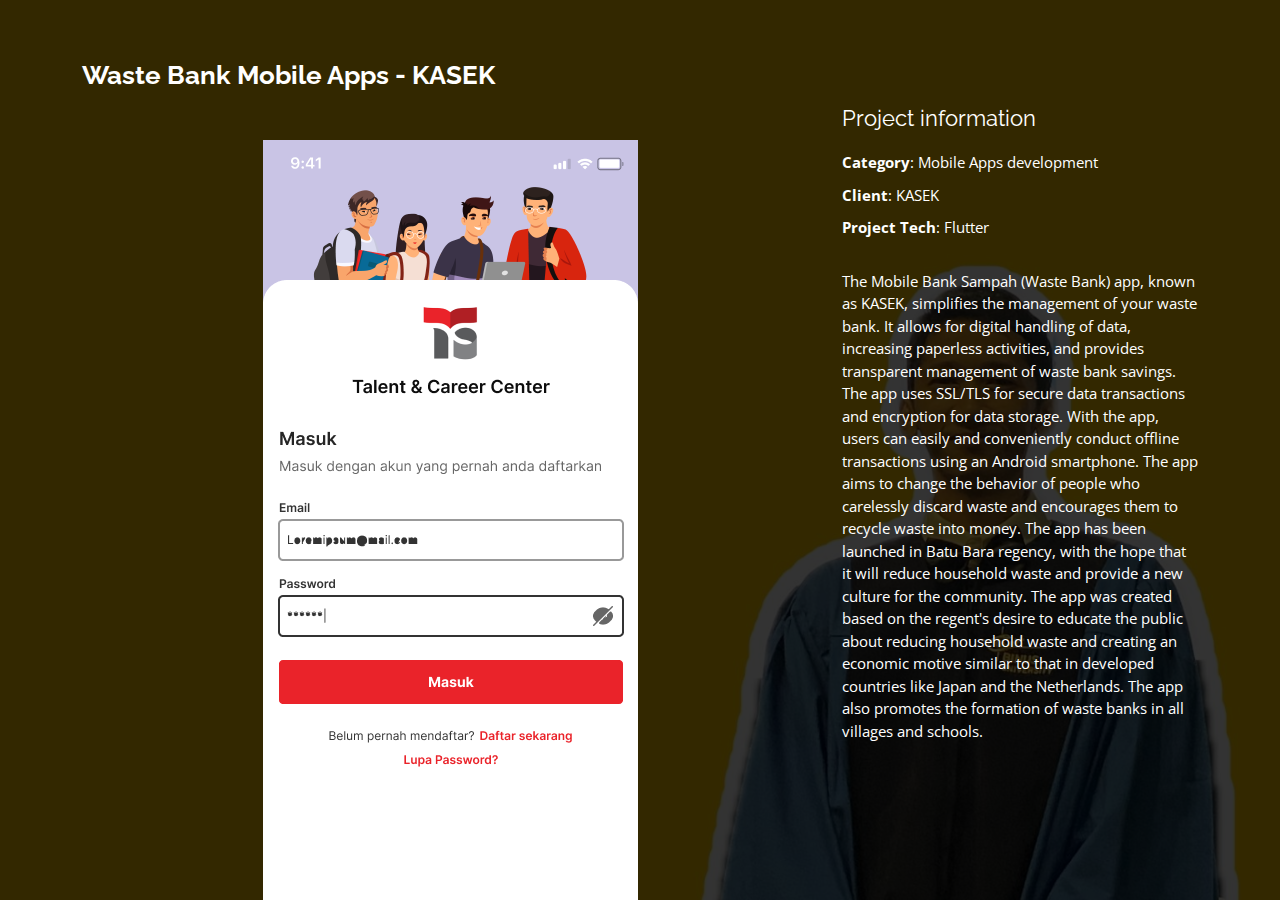
<file: portfolio-details-BS.html>
<!DOCTYPE html>
<html lang="en">

<head>
  <meta charset="utf-8">
  <meta content="width=device-width, initial-scale=1.0" name="viewport">

  <title>Portfolio Details - Bank Sampah</title>
  <meta content="" name="description">
  <meta content="" name="keywords">

  <!-- Favicons -->
  <link href="assets/img/favicon.png" rel="icon">
  <link href="assets/img/apple-touch-icon.png" rel="apple-touch-icon">

  <!-- Google Fonts -->
  <link href="https://fonts.googleapis.com/css?family=Open+Sans:300,300i,400,400i,600,600i,700,700i|Raleway:300,300i,400,400i,500,500i,600,600i,700,700i|Poppins:300,300i,400,400i,500,500i,600,600i,700,700i" rel="stylesheet">

  <!-- Vendor CSS Files -->
  <link href="assets/vendor/bootstrap/css/bootstrap.min.css" rel="stylesheet">
  <link href="assets/vendor/bootstrap-icons/bootstrap-icons.css" rel="stylesheet">
  <link href="assets/vendor/boxicons/css/boxicons.min.css" rel="stylesheet">
  <link href="assets/vendor/glightbox/css/glightbox.min.css" rel="stylesheet">
  <link href="assets/vendor/remixicon/remixicon.css" rel="stylesheet">
  <link href="assets/vendor/swiper/swiper-bundle.min.css" rel="stylesheet">

  <!-- Template Main CSS File -->
  <link href="assets/css/style.css" rel="stylesheet">
</head>

<body>

  <main id="main">

    <!-- ======= Portfolio Details ======= -->
    <div id="portfolio-details" class="portfolio-details">
      <div class="container">

        <div class="row">

          <div class="col-lg-8">
            <h2 class="portfolio-title">Waste Bank Mobile Apps - KASEK</h2>

            <div class="portfolio-details-slider swiper">
              <div class="swiper-wrapper align-items-center">

                <div class="swiper-slide d-flex flex-column justify-content-center align-items-center">
                  <img src="assets/img/portfolio/portofolio2.png" alt="">
                </div>

                <div class="swiper-slide d-flex flex-column justify-content-center align-items-center">
                  <img src="assets/img/portfolio/portofolio2-2.png" alt="">
                </div>

                <div class="swiper-slide d-flex flex-column justify-content-center align-items-center">
                  <img src="assets/img/portfolio/portofolio2-3.png" alt="">
                </div>

              </div>
              <div class="swiper-pagination"></div>
            </div>

          </div>

          <div class="col-lg-4 portfolio-info">
            <h3>Project information</h3>
            <ul>
              <li><strong>Category</strong>: Mobile Apps development</li>
              <li><strong>Client</strong>: KASEK</li>
              <li><strong>Project Tech</strong>: Flutter</li>
              <!-- <li><strong>Project URL</strong>: <a href="#">www.example.com</a></li> -->
            </ul>

            <p>
              The Mobile Bank Sampah (Waste Bank) app, known as KASEK, simplifies the management of your waste bank. It allows for digital handling of data, increasing paperless activities, and provides transparent management of waste bank savings. The app uses SSL/TLS for secure data transactions and encryption for data storage. With the app, users can easily and conveniently conduct offline transactions using an Android smartphone. The app aims to change the behavior of people who carelessly discard waste and encourages them to recycle waste into money. The app has been launched in Batu Bara regency, with the hope that it will reduce household waste and provide a new culture for the community. The app was created based on the regent's desire to educate the public about reducing household waste and creating an economic motive similar to that in developed countries like Japan and the Netherlands. The app also promotes the formation of waste banks in all villages and schools.
            </p>
          </div>

        </div>

      </div>
    </div><!-- End Portfolio Details -->

  </main><!-- End #main -->

  <!-- Vendor JS Files -->
  <script src="assets/vendor/purecounter/purecounter_vanilla.js"></script>
  <script src="assets/vendor/bootstrap/js/bootstrap.bundle.min.js"></script>
  <script src="assets/vendor/glightbox/js/glightbox.min.js"></script>
  <script src="assets/vendor/isotope-layout/isotope.pkgd.min.js"></script>
  <script src="assets/vendor/swiper/swiper-bundle.min.js"></script>
  <script src="assets/vendor/waypoints/noframework.waypoints.js"></script>
  <script src="assets/vendor/php-email-form/validate.js"></script>

  <!-- Template Main JS File -->
  <script src="assets/js/main.js"></script>

</body>

</html>
</file>
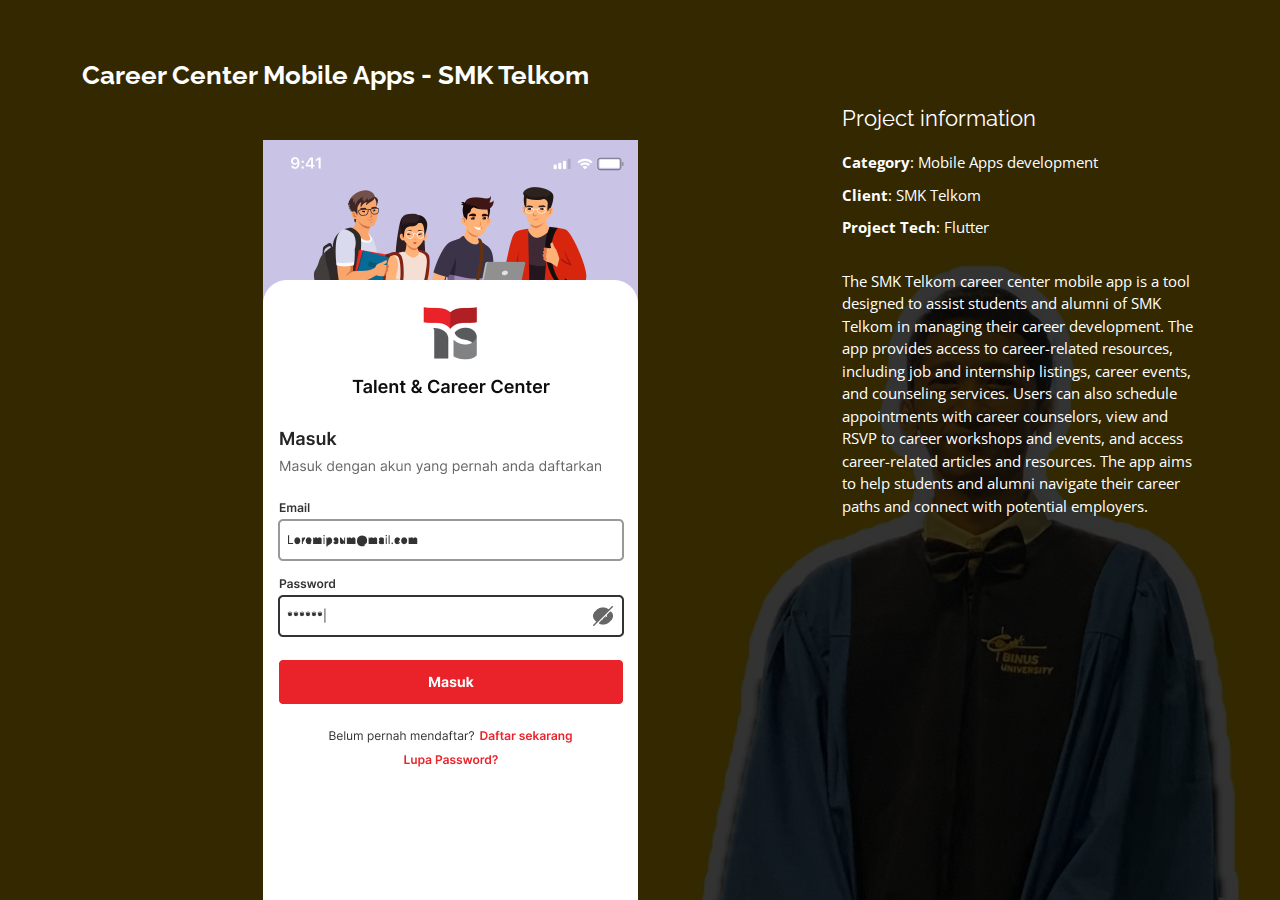
<file: portfolio-details-CC.html>
<!DOCTYPE html>
<html lang="en">

<head>
  <meta charset="utf-8">
  <meta content="width=device-width, initial-scale=1.0" name="viewport">

  <title>Portfolio Details - Career Center</title>
  <meta content="" name="description">
  <meta content="" name="keywords">

  <!-- Favicons -->
  <link href="assets/img/favicon.png" rel="icon">
  <link href="assets/img/apple-touch-icon.png" rel="apple-touch-icon">

  <!-- Google Fonts -->
  <link href="https://fonts.googleapis.com/css?family=Open+Sans:300,300i,400,400i,600,600i,700,700i|Raleway:300,300i,400,400i,500,500i,600,600i,700,700i|Poppins:300,300i,400,400i,500,500i,600,600i,700,700i" rel="stylesheet">

  <!-- Vendor CSS Files -->
  <link href="assets/vendor/bootstrap/css/bootstrap.min.css" rel="stylesheet">
  <link href="assets/vendor/bootstrap-icons/bootstrap-icons.css" rel="stylesheet">
  <link href="assets/vendor/boxicons/css/boxicons.min.css" rel="stylesheet">
  <link href="assets/vendor/glightbox/css/glightbox.min.css" rel="stylesheet">
  <link href="assets/vendor/remixicon/remixicon.css" rel="stylesheet">
  <link href="assets/vendor/swiper/swiper-bundle.min.css" rel="stylesheet">

  <!-- Template Main CSS File -->
  <link href="assets/css/style.css" rel="stylesheet">
</head>

<body>

  <main id="main">

    <!-- ======= Portfolio Details ======= -->
    <div id="portfolio-details" class="portfolio-details">
      <div class="container">

        <div class="row">

          <div class="col-lg-8">
            <h2 class="portfolio-title">Career Center Mobile Apps - SMK Telkom</h2>

            <div class="portfolio-details-slider swiper">
              <div class="swiper-wrapper align-items-center">

                <div class="swiper-slide d-flex flex-column justify-content-center align-items-center">
                  <img src="assets/img/portfolio/portofolio2.png" alt="">
                </div>

                <div class="swiper-slide d-flex flex-column justify-content-center align-items-center">
                  <img src="assets/img/portfolio/portofolio2-2.png" alt="">
                </div>

                <div class="swiper-slide d-flex flex-column justify-content-center align-items-center">
                  <img src="assets/img/portfolio/portofolio2-3.png" alt="">
                </div>

              </div>
              <div class="swiper-pagination"></div>
            </div>

          </div>

          <div class="col-lg-4 portfolio-info">
            <h3>Project information</h3>
            <ul>
              <li><strong>Category</strong>: Mobile Apps development</li>
              <li><strong>Client</strong>: SMK Telkom</li>
              <li><strong>Project Tech</strong>: Flutter</li>
              <!-- <li><strong>Project URL</strong>: <a href="#">www.example.com</a></li> -->
            </ul>

            <p>
              The SMK Telkom career center mobile app is a tool designed to assist students and alumni of SMK Telkom in managing their career development. The app provides access to career-related resources, including job and internship listings, career events, and counseling services. Users can also schedule appointments with career counselors, view and RSVP to career workshops and events, and access career-related articles and resources. The app aims to help students and alumni navigate their career paths and connect with potential employers.
            </p>
          </div>

        </div>

      </div>
    </div><!-- End Portfolio Details -->

  </main><!-- End #main -->

  <!-- Vendor JS Files -->
  <script src="assets/vendor/purecounter/purecounter_vanilla.js"></script>
  <script src="assets/vendor/bootstrap/js/bootstrap.bundle.min.js"></script>
  <script src="assets/vendor/glightbox/js/glightbox.min.js"></script>
  <script src="assets/vendor/isotope-layout/isotope.pkgd.min.js"></script>
  <script src="assets/vendor/swiper/swiper-bundle.min.js"></script>
  <script src="assets/vendor/waypoints/noframework.waypoints.js"></script>
  <script src="assets/vendor/php-email-form/validate.js"></script>

  <!-- Template Main JS File -->
  <script src="assets/js/main.js"></script>

</body>

</html>
</file>
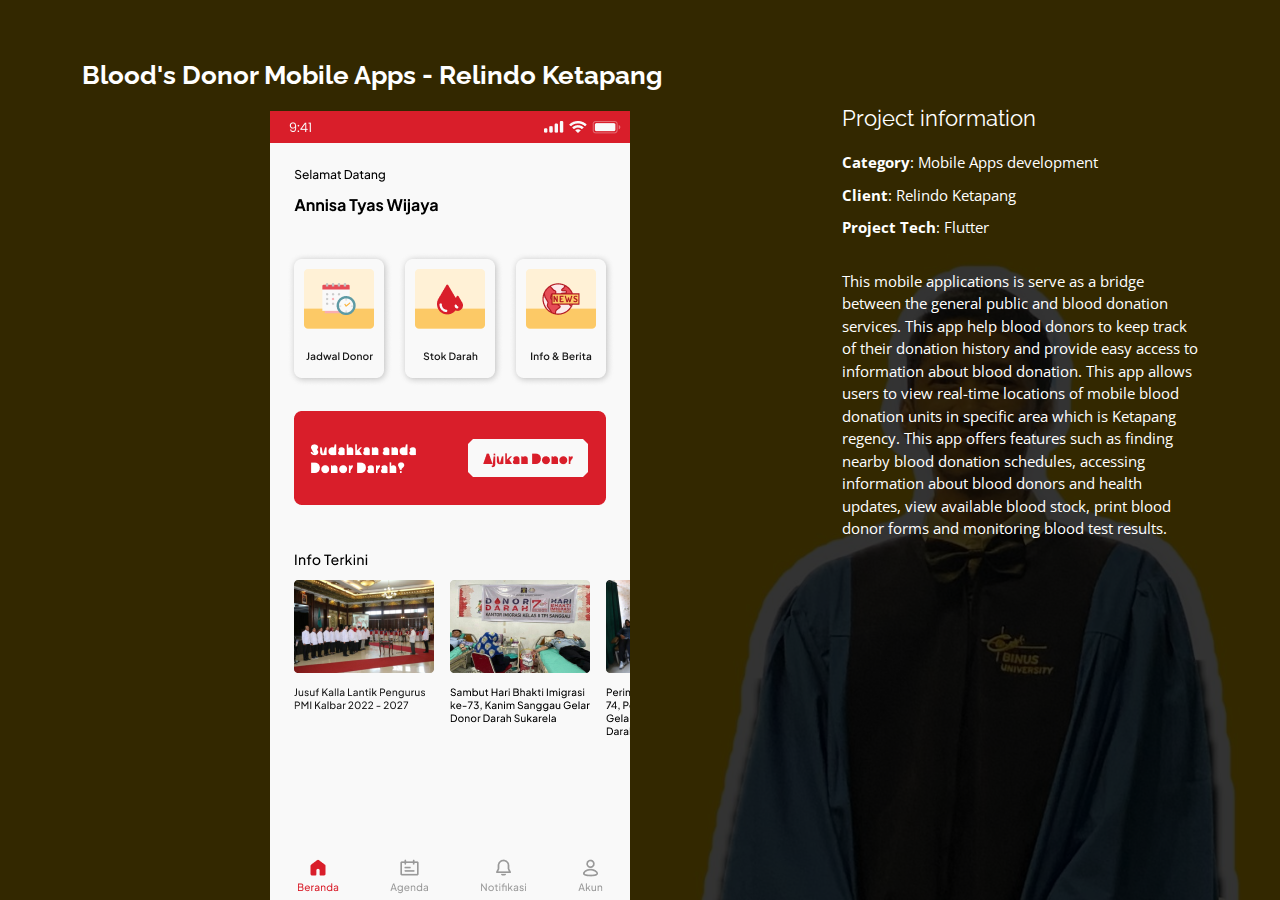
<file: portfolio-details-DD.html>
<!DOCTYPE html>
<html lang="en">

<head>
  <meta charset="utf-8">
  <meta content="width=device-width, initial-scale=1.0" name="viewport">

  <title>Portfolio Details - Blood's Donor</title>
  <meta content="" name="description">
  <meta content="" name="keywords">

  <!-- Favicons -->
  <link href="assets/img/favicon.png" rel="icon">
  <link href="assets/img/apple-touch-icon.png" rel="apple-touch-icon">

  <!-- Google Fonts -->
  <link href="https://fonts.googleapis.com/css?family=Open+Sans:300,300i,400,400i,600,600i,700,700i|Raleway:300,300i,400,400i,500,500i,600,600i,700,700i|Poppins:300,300i,400,400i,500,500i,600,600i,700,700i" rel="stylesheet">

  <!-- Vendor CSS Files -->
  <link href="assets/vendor/bootstrap/css/bootstrap.min.css" rel="stylesheet">
  <link href="assets/vendor/bootstrap-icons/bootstrap-icons.css" rel="stylesheet">
  <link href="assets/vendor/boxicons/css/boxicons.min.css" rel="stylesheet">
  <link href="assets/vendor/glightbox/css/glightbox.min.css" rel="stylesheet">
  <link href="assets/vendor/remixicon/remixicon.css" rel="stylesheet">
  <link href="assets/vendor/swiper/swiper-bundle.min.css" rel="stylesheet">

  <!-- Template Main CSS File -->
  <link href="assets/css/style.css" rel="stylesheet">
</head>

<body>

  <main id="main">

    <!-- ======= Portfolio Details ======= -->
    <div id="portfolio-details" class="portfolio-details">
      <div class="container">

        <div class="row">

          <div class="col-lg-8">
            <h2 class="portfolio-title">Blood's Donor Mobile Apps - Relindo Ketapang</h2>

            <div class="portfolio-details-slider swiper">
              <div class="swiper-wrapper align-items-center">

                <div class="swiper-slide d-flex flex-column justify-content-center align-items-center">
                  <img src="assets/img/portfolio/portofolio1.png" alt="">
                </div>

                <div class="swiper-slide d-flex flex-column justify-content-center align-items-center">
                  <img src="assets/img/portfolio/portofolio1-2.png" alt="">
                </div>

                <div class="swiper-slide d-flex flex-column justify-content-center align-items-center">
                  <img src="assets/img/portfolio/portofolio1-3.png" alt="">
                </div>

              </div>
              <div class="swiper-pagination"></div>
            </div>

          </div>

          <div class="col-lg-4 portfolio-info">
            <h3>Project information</h3>
            <ul>
              <li><strong>Category</strong>: Mobile Apps development</li>
              <li><strong>Client</strong>: Relindo Ketapang</li>
              <li><strong>Project Tech</strong>: Flutter</li>
              <!-- <li><strong>Project URL</strong>: <a href="#">www.example.com</a></li> -->
            </ul>

            <p>
              This mobile applications is serve as a bridge between the general public and blood donation services. This app help blood donors to keep track of their donation history and provide easy access to information about blood donation. This app allows users to view real-time locations of mobile blood donation units in specific area which is Ketapang regency. This app offers features such as finding nearby blood donation schedules, accessing information about blood donors and health updates, view available blood stock, print blood donor forms and monitoring blood test results.
            </p>
            <!-- <p>
              This application is a job portal application that is used for Telkom Vocational School students to looking for occupation. It contains job listing features and job details
            </p> -->
          </div>

        </div>

      </div>
    </div><!-- End Portfolio Details -->

  </main><!-- End #main -->

  <!-- Vendor JS Files -->
  <script src="assets/vendor/purecounter/purecounter_vanilla.js"></script>
  <script src="assets/vendor/bootstrap/js/bootstrap.bundle.min.js"></script>
  <script src="assets/vendor/glightbox/js/glightbox.min.js"></script>
  <script src="assets/vendor/isotope-layout/isotope.pkgd.min.js"></script>
  <script src="assets/vendor/swiper/swiper-bundle.min.js"></script>
  <script src="assets/vendor/waypoints/noframework.waypoints.js"></script>
  <script src="assets/vendor/php-email-form/validate.js"></script>

  <!-- Template Main JS File -->
  <script src="assets/js/main.js"></script>

</body>

</html>
</file>
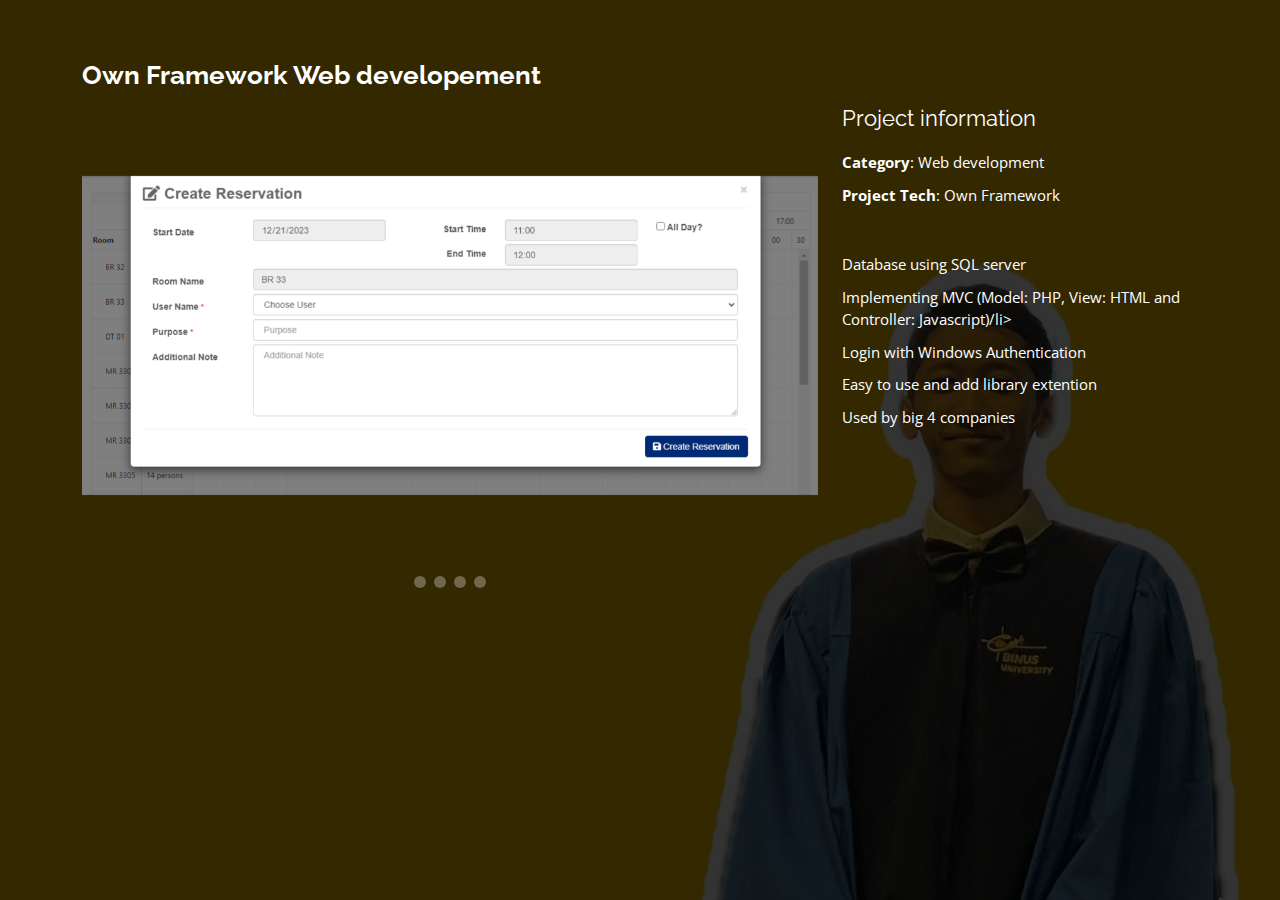
<file: portfolio-details-NG.html>
<!DOCTYPE html>
<html lang="en">

<head>
  <meta charset="utf-8">
  <meta content="width=device-width, initial-scale=1.0" name="viewport">

  <title>Portfolio Details - Own Framework Web</title>
  <meta content="" name="description">
  <meta content="" name="keywords">

  <!-- Favicons -->
  <link href="assets/img/favicon.png" rel="icon">
  <link href="assets/img/apple-touch-icon.png" rel="apple-touch-icon">

  <!-- Google Fonts -->
  <link href="https://fonts.googleapis.com/css?family=Open+Sans:300,300i,400,400i,600,600i,700,700i|Raleway:300,300i,400,400i,500,500i,600,600i,700,700i|Poppins:300,300i,400,400i,500,500i,600,600i,700,700i" rel="stylesheet">

  <!-- Vendor CSS Files -->
  <link href="assets/vendor/bootstrap/css/bootstrap.min.css" rel="stylesheet">
  <link href="assets/vendor/bootstrap-icons/bootstrap-icons.css" rel="stylesheet">
  <link href="assets/vendor/boxicons/css/boxicons.min.css" rel="stylesheet">
  <link href="assets/vendor/glightbox/css/glightbox.min.css" rel="stylesheet">
  <link href="assets/vendor/remixicon/remixicon.css" rel="stylesheet">
  <link href="assets/vendor/swiper/swiper-bundle.min.css" rel="stylesheet">

  <!-- Template Main CSS File -->
  <link href="assets/css/style.css" rel="stylesheet">
</head>

<body>

  <main id="main">

    <!-- ======= Portfolio Details ======= -->
    <div id="portfolio-details" class="portfolio-details">
      <div class="container">

        <div class="row">

          <div class="col-lg-8">
            <h2 class="portfolio-title">Own Framework Web developement</h2>

            <div class="portfolio-details-slider swiper">
              <div class="swiper-wrapper align-items-center">

                <div class="swiper-slide">
                  <img src="assets/img/portfolio/portofolio6.png" alt="" >
                </div>

                <div class="swiper-slide">
                  <img src="assets/img/portfolio/portofolio6-2.png" alt="" >
                </div>
                <div class="swiper-slide">
                  <img src="assets/img/portfolio/portofolio6-3.png" alt="" >
                </div>
                <div class="swiper-slide  d-flex flex-column justify-content-center align-items-center">
                  <img src="assets/img/portfolio/portofolio6-5.png" alt="" >
                  <br>
                  <img src="assets/img/portfolio/arrow.png" alt="" style="width: 10%; margin: 0;">
                  <br>
                  <img src="assets/img/portfolio/portofolio6-4.png" alt="">
                </div>

              </div>
              <div class="swiper-pagination"></div>
            </div>

          </div>

          <div class="col-lg-4 portfolio-info">
            <h3>Project information</h3>
            <ul>
              <li><strong>Category</strong>: Web development</li>
              <li><strong>Project Tech</strong>: Own Framework</li>
              <!-- <li><strong>Project URL</strong>: <a href="#">www.example.com</a></li> -->
            </ul>

            <p>
              <ul>
                <li>Database using SQL server</li>
                <li>Implementing MVC (Model: PHP, View: HTML and Controller: Javascript)/li>
                <li>Login with Windows Authentication</li>
                <li>Easy to use and add library extention </li>
                <li>Used  by big 4 companies</li>
              </ul>
            </p>
          </div>

        </div>

      </div>
    </div><!-- End Portfolio Details -->

  </main><!-- End #main -->

  <!-- Vendor JS Files -->
  <script src="assets/vendor/purecounter/purecounter_vanilla.js"></script>
  <script src="assets/vendor/bootstrap/js/bootstrap.bundle.min.js"></script>
  <script src="assets/vendor/glightbox/js/glightbox.min.js"></script>
  <script src="assets/vendor/isotope-layout/isotope.pkgd.min.js"></script>
  <script src="assets/vendor/swiper/swiper-bundle.min.js"></script>
  <script src="assets/vendor/waypoints/noframework.waypoints.js"></script>
  <script src="assets/vendor/php-email-form/validate.js"></script>

  <!-- Template Main JS File -->
  <script src="assets/js/main.js"></script>

</body>

</html>
</file>
<file: assets/css/style.css>
/**
* Template Name: Personal
* Updated: Jan 09 2024 with Bootstrap v5.3.2
* Template URL: https://bootstrapmade.com/personal-free-resume-bootstrap-template/
* Author: BootstrapMade.com
* License: https://bootstrapmade.com/license/
*/

/*--------------------------------------------------------------
# General
--------------------------------------------------------------*/
:root{
  --mainColor: #ffc900;
  --secondColor: #ffd641;
  --blackMainColor: #000;
  --blacksecondColor: #333;
}

body {
  font-family: "Open Sans", sans-serif;
  background-color: var(--mainColor);
  color: #fff;
  position: relative;
  background: transparent;
}

body::before {
  content: "";
  position: fixed;
  background: var(--mainColor) url("../img/bg-galang.jpg") top right no-repeat;
  background-size: cover;
  left: 0;
  right: 0;
  top: 0;
  height: 100vh;
  z-index: -1;
}

@media (min-width: 1024px) {
  body::before {
    background-attachment: fixed;
  }
}

a {
  color: var(--blackMainColor);
  text-decoration: none;
}

a:hover {
  color: var(--blacksecondColor);
  text-decoration: none;
}

h1,
h2,
h3,
h4,
h5,
h6 {
  font-family: "Raleway", sans-serif;
}

/*--------------------------------------------------------------
# Header
--------------------------------------------------------------*/
#header {
  transition: ease-in-out 0.3s;
  position: relative;
  height: 100vh;
  display: flex;
  align-items: center;
  z-index: 997;
  overflow-y: auto;
}

#header * {
  transition: ease-in-out 0.3s;
}

#header h1 {
  font-size: 48px;
  margin: 0;
  padding: 0;
  line-height: 1;
  font-weight: 700;
  font-family: "Poppins", sans-serif;
}

#header h1 a,
#header h1 a:hover {
  color: var(--blackMainColor);
  line-height: 1;
  display: inline-block;
  
}
@media (max-width: 576px) {
  #header h1 a{
    z-index: 99;
    /* text-shadow: -1px 0 white, 0 1px white, 1px 0 white, 0 -1px white; */
    /* color: white !important; */
    /* margin-bottom: 180px; */
    /* text-align: start; */
  }
  #header h2{
    z-index: 99;
    text-align: center;
    /* color: white !important; */
    /* margin-bottom: 250px; */
  }
  body::after{
    /* background-color: rgba(0, 0, 0, 0.5);
    content: "";
    display: block;
    position: fixed;
    top: 0;
    left: 0;
    right: 0;
    bottom: 0;
    z-index: 1; */
  }
}

#header h2 {
  font-size: 24px;
  margin-top: 20px;
  color: var(--blackMainColor);
}

#header h2 span {
  color: var(--blacksecondColor);
  border-bottom: 2px solid white;
  padding-bottom: 6px;
}

#header img {
  padding: 0;
  margin: 0;
}

#header .social-links {
  margin-top: 40px;
  display: flex;
}

#header .social-links a {
  font-size: 16px;
  display: flex;
  justify-content: center;
  align-items: center;
  background: rgba(255, 255, 255, 0.1);
  color: var(--blackMainColor);
  line-height: 1;
  margin-right: 8px;
  border-radius: 50%;
  width: 40px;
  height: 40px;
}

#header .social-links a:hover {
  background: white;
}

@media (max-width: 992px) {
  #header h1 {
    font-size: 36px;
  }

  #header h2 {
    font-size: 20px;
    line-height: 30px;
    margin-bottom: 250px;
  }

  #header .social-links {
    margin-top: 15px;
  }

  #header .container {
    display: flex;
    flex-direction: column;
    align-items: center;
  }
}

/* Header Top */
#header.header-top {
  height: 80px;
  position: fixed;
  left: 0;
  top: 0;
  right: 0;
  background: var(--secondColor);
}

#header.header-top .social-links,
#header.header-top h2 {
  display: none;
}

#header.header-top h1 {
  margin-right: auto;
  font-size: 36px;
}

#header.header-top img {
  max-height: 60px;
  margin-right: 20px !important;
}

#header.header-top .container {
  display: flex;
  align-items: center;
}

#header.header-top .navbar {
  margin: 0;
}

@media (max-width: 768px) {
  #header.header-top {
    height: 60px;
  }

  #header.header-top h1 {
    font-size: 26px;
  }
}

/*--------------------------------------------------------------
# Navigation Menu
--------------------------------------------------------------*/
/**
* Desktop Navigation 
*/
.navbar {
  padding: 0;
  margin-top: 35px;
}

.navbar ul {
  margin: 0;
  padding: 0;
  display: flex;
  list-style: none;
  align-items: center;
}

.navbar li {
  position: relative;
}

.navbar li+li {
  margin-left: 30px;
}

.navbar a,
.navbar a:focus {
  display: flex;
  align-items: center;
  justify-content: space-between;
  padding: 0;
  font-family: "Poppins", sans-serif;
  font-size: 16px;
  font-weight: 400;
  color: var(--blacksecondColor);
  white-space: nowrap;
  transition: 0.3s;
}

.navbar a i,
.navbar a:focus i {
  font-size: 12px;
  line-height: 0;
  margin-left: 5px;
}

.navbar a:before {
  content: "";
  position: absolute;
  width: 0;
  height: 2px;
  bottom: -4px;
  left: 0;
  background-color: var(--blacksecondColor);
  visibility: hidden;
  width: 0px;
  transition: all 0.3s ease-in-out 0s;
}

.navbar a:hover:before,
.navbar li:hover>a:before,
.navbar .active:before {
  visibility: visible;
  width: 25px;
}

.navbar a:hover,
.navbar .active,
.navbar .active:focus,
.navbar li:hover>a {
  color: white;
  font-weight: 600;
}

/**
* Mobile Navigation 
*/
.mobile-nav-toggle {
  color: #fff;
  font-size: 28px;
  cursor: pointer;
  display: none;
  line-height: 0;
  transition: 0.5s;
  position: fixed;
  right: 15px;
  top: 15px;
}

@media (max-width: 991px) {
  .mobile-nav-toggle {
    display: block;
  }

  .navbar ul {
    display: none;
  }
}

.navbar-mobile {
  position: fixed;
  overflow: hidden;
  top: 0;
  right: 0;
  left: 0;
  bottom: 0;
  background: var(--blackMainColor);
  transition: 0.3s;
  z-index: 999;
  margin-top: 0;
}

.navbar-mobile .mobile-nav-toggle {
  position: absolute;
  top: 15px;
  right: 15px;
}

.navbar-mobile ul {
  display: block;
  position: absolute;
  top: 55px;
  right: 15px;
  bottom: 45px;
  left: 15px;
  padding: 10px 0;
  overflow-y: auto;
  transition: 0.3s;
  border: 2px solid rgba(255, 255, 255, 0.2);
}

.navbar-mobile li {
  padding: 12px 20px;
}

.navbar-mobile li+li {
  margin: 0;
}

.navbar-mobile a,
.navbar-mobile a:focus {
  font-size: 16px;
  position: relative;
}

/*--------------------------------------------------------------
# Sections General
--------------------------------------------------------------*/
section {
  overflow: hidden;
  position: absolute;
  width: 100%;
  top: 140px;
  bottom: 100%;
  opacity: 0;
  transition: ease-in-out 0.4s;
  z-index: 2;
}

section.section-show {
  top: 100px;
  bottom: auto;
  opacity: 1;
  padding-bottom: 45px;
}

section .container {
  background: var(--blackMainColor);
  padding: 30px;
}

@media (max-width: 768px) {
  section {
    top: 120px;
  }

  section.section-show {
    top: 80px;
  }
}

.section-title h2 {
  font-size: 14px;
  font-weight: 500;
  padding: 0;
  line-height: 1px;
  margin: 0 0 20px 0;
  letter-spacing: 2px;
  text-transform: uppercase;
  color: #aaaaaa;
  font-family: "Poppins", sans-serif;
}

.section-title h2::after {
  content: "";
  width: 120px;
  height: 1px;
  display: inline-block;
  background: var(--secondColor);
  margin: 4px 10px;
}

.section-title p {
  margin: 0;
  margin: -15px 0 15px 0;
  font-size: 36px;
  font-weight: 700;
  text-transform: uppercase;
  font-family: "Poppins", sans-serif;
  color: #fff;
}

/*--------------------------------------------------------------
# About
--------------------------------------------------------------*/
.about-me .content h3 {
  font-weight: 700;
  font-size: 26px;
  color: var(--secondColor);
}

.about-me .content ul {
  list-style: none;
  padding: 0;
}

.about-me .content ul li {
  margin-bottom: 10px;
  display: flex;
  align-items: center;
}

.about-me .content ul strong {
  margin-right: 10px;
}

.about-me .content ul i {
  font-size: 16px;
  margin-right: 5px;
  color: var(--secondColor);
  line-height: 0;
}

.about-me .content p:last-child {
  margin-bottom: 0;
}

/*--------------------------------------------------------------
# Counts
--------------------------------------------------------------*/
.counts {
  padding: 70px 0 60px;
}

.counts .count-box {
  padding: 30px 30px 25px 30px;
  width: 100%;
  position: relative;
  text-align: center;
  background: rgba(255, 255, 255, 0.08);
}

.counts .count-box i {
  position: absolute;
  top: -25px;
  left: 50%;
  transform: translateX(-50%);
  font-size: 24px;
  background: rgba(255, 255, 255, 0.1);
  padding: 12px;
  color: var(--secondColor);
  border-radius: 50px;
  line-height: 0;
}

.counts .count-box span {
  font-size: 36px;
  display: block;
  font-weight: 600;
  color: #fff;
}

.counts .count-box p {
  padding: 0;
  margin: 0;
  font-family: "Raleway", sans-serif;
  font-size: 14px;
}

/*--------------------------------------------------------------
# Skills
--------------------------------------------------------------*/
.skills .progress {
  height: 60px;
  display: block;
  background: none;
  border-radius: 0;
}

.skills .progress .skill {
  padding: 10px 0;
  margin: 0;
  text-transform: uppercase;
  display: block;
  font-weight: 600;
  font-family: "Poppins", sans-serif;
  color: #fff;
}

.skills .progress .skill .val {
  float: right;
  font-style: normal;
}

.skills .progress-bar-wrap {
  background: rgba(255, 255, 255, 0.2);
}

.skills .progress-bar {
  width: 1px;
  height: 10px;
  transition: 0.9s;
  background-color: #18d26e;
}

/*--------------------------------------------------------------
# Interests
--------------------------------------------------------------*/
.interests .icon-box {
  display: flex;
  align-items: center;
  padding: 10px;
  background: rgba(255, 255, 255, 0.08);
  transition: ease-in-out 0.3s;
}

.interests .icon-box i {
  font-size: 32px;
  padding-right: 10px;
  line-height: 1;
}

.interests .icon-box h3 {
  font-weight: 700;
  margin: 0;
  padding: 0;
  line-height: 1;
  font-size: 16px;
  color: #fff;
}

.interests .icon-box:hover {
  background: rgba(255, 255, 255, 0.12);
}

/*--------------------------------------------------------------
# Testimonials
--------------------------------------------------------------*/
.testimonials .testimonials-carousel,
.testimonials .testimonials-slider {
  overflow: hidden;
}

.testimonials .testimonial-item {
  box-sizing: content-box;
  min-height: 320px;
}

.testimonials .testimonial-item .testimonial-img {
  width: 90px;
  border-radius: 50%;
  margin: -40px 0 0 40px;
  position: relative;
  z-index: 2;
  border: 6px solid rgba(255, 255, 255, 0.12);
}

.testimonials .testimonial-item h3 {
  font-size: 18px;
  font-weight: bold;
  margin: 10px 0 5px 45px;
  color: #fff;
}

.testimonials .testimonial-item h4 {
  font-size: 14px;
  color: #999;
  margin: 0 0 0 45px;
}

.testimonials .testimonial-item .quote-icon-left,
.testimonials .testimonial-item .quote-icon-right {
  color: rgba(255, 255, 255, 0.25);
  font-size: 26px;
}

.testimonials .testimonial-item .quote-icon-left {
  display: inline-block;
  left: -5px;
  position: relative;
}

.testimonials .testimonial-item .quote-icon-right {
  display: inline-block;
  right: -5px;
  position: relative;
  top: 10px;
}

.testimonials .testimonial-item p {
  font-style: italic;
  margin: 0 15px 0 15px;
  padding: 20px 20px 60px 20px;
  background: rgba(255, 255, 255, 0.1);
  position: relative;
  border-radius: 6px;
  position: relative;
  z-index: 1;
}

.testimonials .swiper-pagination {
  margin-top: 20px;
  position: relative;
}

.testimonials .swiper-pagination .swiper-pagination-bullet {
  width: 12px;
  height: 12px;
  opacity: 1;
  background-color: rgba(255, 255, 255, 0.3);
}

.testimonials .swiper-pagination .swiper-pagination-bullet-active {
  background-color: #18d26e;
}

/*--------------------------------------------------------------
# Resume
--------------------------------------------------------------*/
.resume .resume-title {
  font-size: 26px;
  font-weight: 700;
  margin-top: 20px;
  margin-bottom: 20px;
  color: #fff;
}

.resume .resume-item {
  padding: 0 0 20px 20px;
  margin-top: -2px;
  border-left: 2px solid rgba(255, 255, 255, 0.2);
  position: relative;
}

.resume .resume-item h4 {
  line-height: 18px;
  font-size: 18px;
  font-weight: 600;
  text-transform: uppercase;
  font-family: "Poppins", sans-serif;
  color: var(--mainColor);
  margin-bottom: 10px;
}

.resume .resume-item h5 {
  font-size: 16px;
  background: rgba(255, 255, 255, 0.15);
  padding: 5px 15px;
  display: inline-block;
  font-weight: 600;
  margin-bottom: 10px;
}

.resume .resume-item ul {
  padding-left: 20px;
}

.resume .resume-item ul li {
  padding-bottom: 10px;
}

.resume .resume-item:last-child {
  padding-bottom: 0;
}

.resume .resume-item::before {
  content: "";
  position: absolute;
  width: 16px;
  height: 16px;
  border-radius: 50px;
  left: -9px;
  top: 0;
  background: var(--mainColor);
  border: 2px solid var(--mainColor);
}

/*--------------------------------------------------------------
# Services
--------------------------------------------------------------*/
.services .icon-box {
  text-align: center;
  background: rgba(204, 204, 204, 0.1);
  padding: 80px 20px;
  transition: all ease-in-out 0.3s;
}

.services .icon-box .icon {
  margin: 0 auto;
  width: 64px;
  height: 64px;
  background: #18d26e;
  border-radius: 5px;
  transition: all 0.3s ease-out 0s;
  display: flex;
  align-items: center;
  justify-content: center;
  margin-bottom: 20px;
  transform-style: preserve-3d;
}

.services .icon-box .icon i {
  color: #fff;
  font-size: 28px;
}

.services .icon-box .icon::before {
  position: absolute;
  content: "";
  left: -8px;
  top: -8px;
  height: 100%;
  width: 100%;
  background: rgba(255, 255, 255, 0.15);
  border-radius: 5px;
  transition: all 0.3s ease-out 0s;
  transform: translateZ(-1px);
}

.services .icon-box h4 {
  font-weight: 700;
  margin-bottom: 15px;
  font-size: 24px;
}

.services .icon-box h4 a {
  color: #fff;
}

.services .icon-box p {
  line-height: 24px;
  font-size: 14px;
  margin-bottom: 0;
}

.services .icon-box:hover {
  background: #18d26e;
  border-color: #18d26e;
}

.services .icon-box:hover .icon {
  background: #fff;
}

.services .icon-box:hover .icon i {
  color: #18d26e;
}

.services .icon-box:hover .icon::before {
  background: #35e888;
}

.services .icon-box:hover h4 a,
.services .icon-box:hover p {
  color: #fff;
}

/*--------------------------------------------------------------
# Portfolio
--------------------------------------------------------------*/
.portfolio .portfolio-item {
  margin-bottom: 30px;
  
  
}

.portfolio #portfolio-flters {
  padding: 0;
  margin: 0 auto 15px auto;
  list-style: none;
  text-align: center;
  border-radius: 50px;
  padding: 2px 15px;
  
}

.portfolio #portfolio-flters li {
  cursor: pointer;
  display: inline-block;
  padding: 8px 16px 10px 16px;
  font-size: 14px;
  font-weight: 600;
  line-height: 1;
  text-transform: uppercase;
  color: #fff;
  background: rgba(255, 255, 255, 0.1);
  margin: 0 3px 10px 3px;
  transition: all 0.3s ease-in-out;
  border-radius: 4px;
}

.portfolio #portfolio-flters li:hover,
.portfolio #portfolio-flters li.filter-active {
  background: var(--mainColor);
}

.portfolio #portfolio-flters li:last-child {
  margin-right: 0;
}

.portfolio .portfolio-wrap {
  transition: 0.3s;
  position: relative;
  overflow: hidden;
  z-index: 1;
  background: rgba(0, 0, 0, 0.6);
  height: 258px;overflow: hidden;
  height: 258px;overflow: hidden;
}

.portfolio .portfolio-wrap::before {
  content: "";
  background: rgba(0, 0, 0, 0.6);
  position: absolute;
  left: 30px;
  right: 30px;
  top: 30px;
  bottom: 30px;
  transition: all ease-in-out 0.3s;
  z-index: 2;
  opacity: 0;
}

.portfolio .portfolio-wrap .portfolio-info {
  opacity: 0;
  position: absolute;
  top: 0;
  left: 0;
  right: 0;
  bottom: 0;
  text-align: center;
  z-index: 3;
  transition: all ease-in-out 0.3s;
  display: flex;
  flex-direction: column;
  justify-content: center;
  align-items: center;
}

.portfolio .portfolio-wrap .portfolio-info::before {
  display: block;
  content: "";
  width: 48px;
  height: 48px;
  position: absolute;
  top: 35px;
  left: 35px;
  border-top: 3px solid #fff;
  border-left: 3px solid #fff;
  transition: all 0.5s ease 0s;
  z-index: 9994;
}

.portfolio .portfolio-wrap .portfolio-info::after {
  display: block;
  content: "";
  width: 48px;
  height: 48px;
  position: absolute;
  bottom: 35px;
  right: 35px;
  border-bottom: 3px solid #fff;
  border-right: 3px solid #fff;
  transition: all 0.5s ease 0s;
  z-index: 9994;
}

.portfolio .portfolio-wrap .portfolio-info h4 {
  font-size: 20px;
  color: #fff;
  font-weight: 600;
}

.portfolio .portfolio-wrap .portfolio-info p {
  color: #ffffff;
  font-size: 14px;
  text-transform: uppercase;
  padding: 0;
  margin: 0;
}

.portfolio .portfolio-wrap .portfolio-links {
  text-align: center;
  z-index: 4;
}

.portfolio .portfolio-wrap .portfolio-links a {
  color: #fff;
  margin: 0 2px;
  font-size: 28px;
  display: inline-block;
  transition: 0.3s;
}

.portfolio .portfolio-wrap .portfolio-links a:hover {
  color: var(--mainColor);
}

.portfolio .portfolio-wrap:hover::before {
  top: 0;
  left: 0;
  right: 0;
  bottom: 0;
  opacity: 1;
}

.portfolio .portfolio-wrap:hover .portfolio-info {
  opacity: 1;
}

.portfolio .portfolio-wrap:hover .portfolio-info::before {
  top: 15px;
  left: 15px;
}

.portfolio .portfolio-wrap:hover .portfolio-info::after {
  bottom: 15px;
  right: 15px;
}

/*--------------------------------------------------------------
# Portfolio Details
--------------------------------------------------------------*/
.portfolio-details {
  padding-top: 40px;
  background: rgba(0, 0, 0, 0.8);
  position: fixed;
  left: 0;
  right: 0;
  top: 0;
  bottom: 0;
  overflow-y: auto;
}

.portfolio-details .container {
  padding-top: 20px;
  padding-bottom: 40px;
}

.portfolio-details .portfolio-title {
  font-size: 26px;
  font-weight: 700;
  margin-bottom: 20px;
}

.portfolio-details .portfolio-info {
  padding-top: 45px;
}

.portfolio-details .portfolio-info h3 {
  font-size: 22px;
  font-weight: 400;
  margin-bottom: 20px;
}

.portfolio-details .portfolio-info ul {
  list-style: none;
  padding: 0;
  font-size: 15px;
}

.portfolio-details .portfolio-info ul li+li {
  margin-top: 10px;
}

.portfolio-details .portfolio-info p {
  font-size: 15px;
  padding: 15px 0 0 0;
}

@media (max-width: 992px) {
  .portfolio-details .portfolio-info {
    padding-top: 20px;
  }
}

.portfolio-details .swiper-pagination {
  margin-top: 20px;
  position: relative;
}
.portfolio-details .swiper-slide img {
  max-width: 100%;
}

.portfolio-details .swiper-pagination .swiper-pagination-bullet {
  width: 12px;
  height: 12px;
  opacity: 1;
  background-color: rgba(255, 255, 255, 0.3);
}

.portfolio-details .portfolio-title {
  font-size: 26px;
  font-weight: 700;
  margin-bottom: 20px;
}

.portfolio-details .portfolio-info {
  padding-top: 45px;
}

.portfolio-details .portfolio-info h3 {
  font-size: 22px;
  font-weight: 400;
  margin-bottom: 20px;
}

.portfolio-details .portfolio-info ul {
  list-style: none;
  padding: 0;
  font-size: 15px;
}

.portfolio-details .portfolio-info ul li+li {
  margin-top: 10px;
}

.portfolio-details .portfolio-info p {
  font-size: 15px;
  padding: 15px 0 0 0;
}

@media (max-width: 992px) {
  .portfolio-details .portfolio-info {
    padding-top: 20px;
  }
}

.portfolio-details .swiper-pagination {
  margin-top: 20px;
  position: relative;
  color: var(--mainColor);
}

.contact .info-box {
  color: #444444;
  padding: 20px;
  width: 100%;
  background: rgba(255, 255, 255, 0.08);
}

.contact .info-box i.bx {
  font-size: 24px;
  color: var(--mainColor);
  border-radius: 50%;
  padding: 14px;
  float: left;
  background: rgba(255, 255, 255, 0.1);
}

.contact .info-box h3 {
  font-size: 20px;
  color: rgba(255, 255, 255, 0.5);
  font-weight: 700;
  margin: 10px 0 8px 68px;
}

.contact .info-box p {
  padding: 0;
  color: #fff;
  line-height: 24px;
  font-size: 14px;
  margin: 0 0 0 68px;
}

.contact .info-box .social-links {
  margin: 5px 0 0 68px;
  display: flex;
}

.contact .info-box .social-links a {
  font-size: 18px;
  display: inline-block;
  color: #fff;
  line-height: 1;
  margin-right: 12px;
  transition: 0.3s;
}

.contact .info-box .social-links a:hover {
  color: var(--mainColor);
}

.contact .php-email-form {
  padding: 30px;
  background: rgba(255, 255, 255, 0.08);
}

.contact .php-email-form .error-message {
  display: none;
  background: rgba(255, 255, 255, 0.08);
  background: #ed3c0d;
  text-align: left;
  padding: 15px;
  font-weight: 600;
}

.contact .php-email-form .error-message br+br {
  margin-top: 25px;
}

.contact .php-email-form .sent-message {
  display: none;
  background: rgba(255, 255, 255, 0.08);
  background: var(--mainColor);
  text-align: center;
  padding: 15px;
  font-weight: 600;
}

.contact .php-email-form .loading {
  display: none;
  background: rgba(255, 255, 255, 0.08);
  text-align: center;
  padding: 15px;
}

.contact .php-email-form .loading:before {
  content: "";
  display: inline-block;
  border-radius: 50%;
  width: 24px;
  height: 24px;
  margin: 0 10px -6px 0;
  border: 3px solid var(--mainColor);
  border-top-color: #eee;
  animation: animate-loading 1s linear infinite;
}

.contact .php-email-form input,
.contact .php-email-form textarea {
  border-radius: 0;
  box-shadow: none;
  font-size: 14px;
  background: rgba(255, 255, 255, 0.08);
  border: 0;
  transition: 0.3s;
  color: #fff;
}

.contact .php-email-form input:focus,
.contact .php-email-form textarea:focus {
  background-color: rgba(255, 255, 255, 0.11);
}

.contact .php-email-form input::-moz-placeholder,
.contact .php-email-form textarea::-moz-placeholder {
  color: rgba(255, 255, 255, 0.3);
  opacity: 1;
}

.contact .php-email-form input::placeholder,
.contact .php-email-form textarea::placeholder {
  color: rgba(255, 255, 255, 0.3);
  opacity: 1;
}

.contact .php-email-form input {
  padding: 10px 15px;
}

.contact .php-email-form textarea {
  padding: 12px 15px;
}

.contact .php-email-form button[type=submit] {
  background: var(--mainColor);
  border: 0;
  padding: 10px 30px;
  color: #fff;
  transition: 0.4s;
  border-radius: 4px;
}

.contact .php-email-form button[type=submit]:hover {
  background: var(--mainColor);
}

@keyframes animate-loading {
  0% {
    transform: rotate(0deg);
  }

  100% {
    transform: rotate(360deg);
  }
}


/*--------------------------------------------------------------
# Credits
--------------------------------------------------------------*/
.credits {
  position: fixed;
  right: 0;
  left: 0;
  bottom: 0;
  padding: 15px;
  text-align: right;
  font-size: 13px;
  color: #fff;
  z-index: 999999;
}

@media (max-width: 992px) {
  .credits {
    text-align: center;
    padding: 10px;
    background: rgba(0, 0, 0, 0.8);
  }
}

.credits a {
  color: #18d26e;
  transition: 0.3s;
}

.credits a:hover {
  color: #fff;
}
</file>
